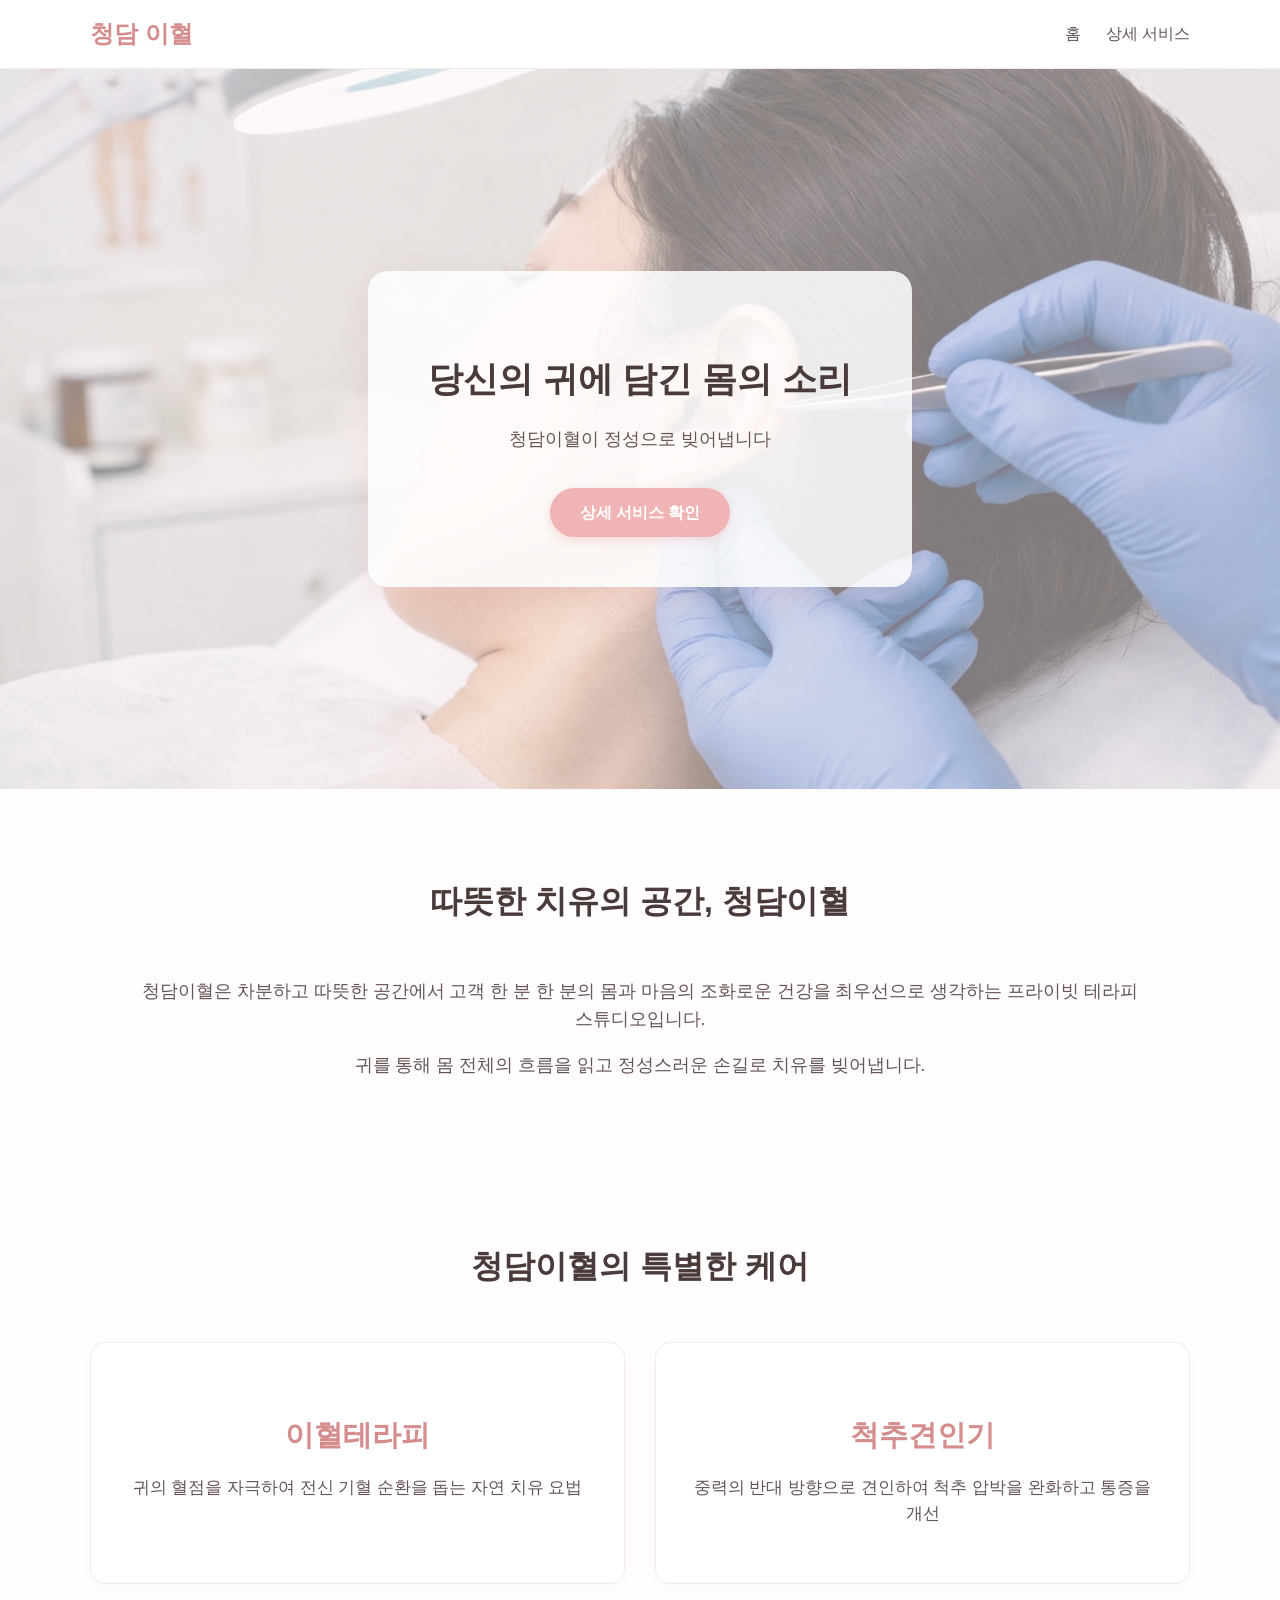
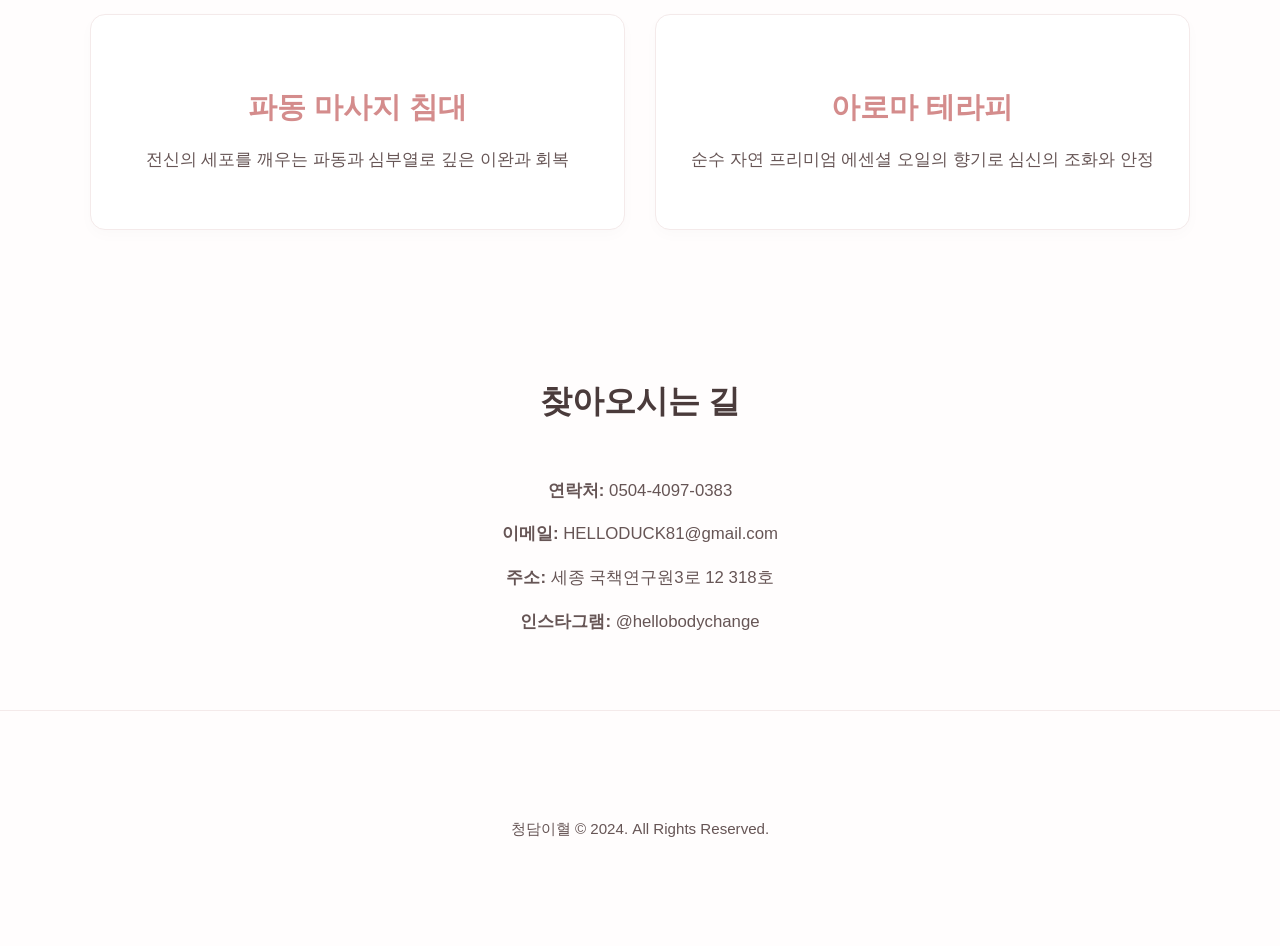
<file: index.html>
<!DOCTYPE html>
<html lang="ko">

<head>
    <meta charset="UTF-8">
    <meta name="viewport" content="width=device-width, initial-scale=1.0">
    <title>청담 이혈 - Home</title>
    <link rel="stylesheet" href="style.css">
</head>

<body>
    <header>
        <div class="container">
            <a href="#" class="logo">청담 이혈</a>
            <nav>
                <a href="index.html">홈</a>
                <a href="services.html">상세 서비스</a>
            </nav>
        </div>
    </header>

    <section id="hero" class="hero-index">
        <div class="hero-content">
            <h1>당신의 귀에 담긴 몸의 소리</h1>
            <p>청담이혈이 정성으로 빚어냅니다</p>
            <a href="services.html" class="cta-button">상세 서비스 확인</a>
        </div>
    </section>

    <section id="brand-story">
        <div class="container">
            <h2>따뜻한 치유의 공간, 청담이혈</h2>
            <p>청담이혈은 차분하고 따뜻한 공간에서 고객 한 분 한 분의 몸과 마음의 조화로운 건강을 최우선으로 생각하는 프라이빗 테라피 스튜디오입니다.</p>
            <p>귀를 통해 몸 전체의 흐름을 읽고 정성스러운 손길로 치유를 빚어냅니다.</p>
        </div>
    </section>

    <section id="services-overview">
        <div class="container">
            <h2>청담이혈의 특별한 케어</h2>
            <div class="overview-grid">
                <a href="services.html#eartherapy" class="overview-item">
                    <h3>이혈테라피</h3>
                    <p>귀의 혈점을 자극하여 전신 기혈 순환을 돕는 자연 치유 요법</p>
                </a>
                <a href="services.html#spinal" class="overview-item">
                    <h3>척추견인기</h3>
                    <p>중력의 반대 방향으로 견인하여 척추 압박을 완화하고 통증을 개선</p>
                </a>
                <a href="services.html#wave" class="overview-item">
                    <h3>파동 마사지 침대</h3>
                    <p>전신의 세포를 깨우는 파동과 심부열로 깊은 이완과 회복</p>
                </a>
                <a href="services.html#aroma" class="overview-item">
                    <h3>아로마 테라피</h3>
                    <p>순수 자연 프리미엄 에센셜 오일의 향기로 심신의 조화와 안정</p>
                </a>
            </div>
        </div>
    </section>

    <section id="info">
        <div class="container info-content">
            <h2>찾아오시는 길</h2>
            <div class="info-details">
                <p><strong>연락처:</strong> <a href="tel:0504-4097-0383">0504-4097-0383</a></p>
                <p><strong>이메일:</strong> <a href="mailto:HELLODUCK81@gmail.com">HELLODUCK81@gmail.com</a></p>
                <p><strong>주소:</strong> 세종 국책연구원3로 12 318호</p>
                <p><strong>인스타그램:</strong> <a href="https://www.instagram.com/hellobodychange"
                        target="_blank">@hellobodychange</a></p>
            </div>
        </div>
    </section>

    <footer>
        <div class="container">
            <p>청담이혈 © 2024. All Rights Reserved.</p>
        </div>
    </footer>
</body>

</html>
</file>
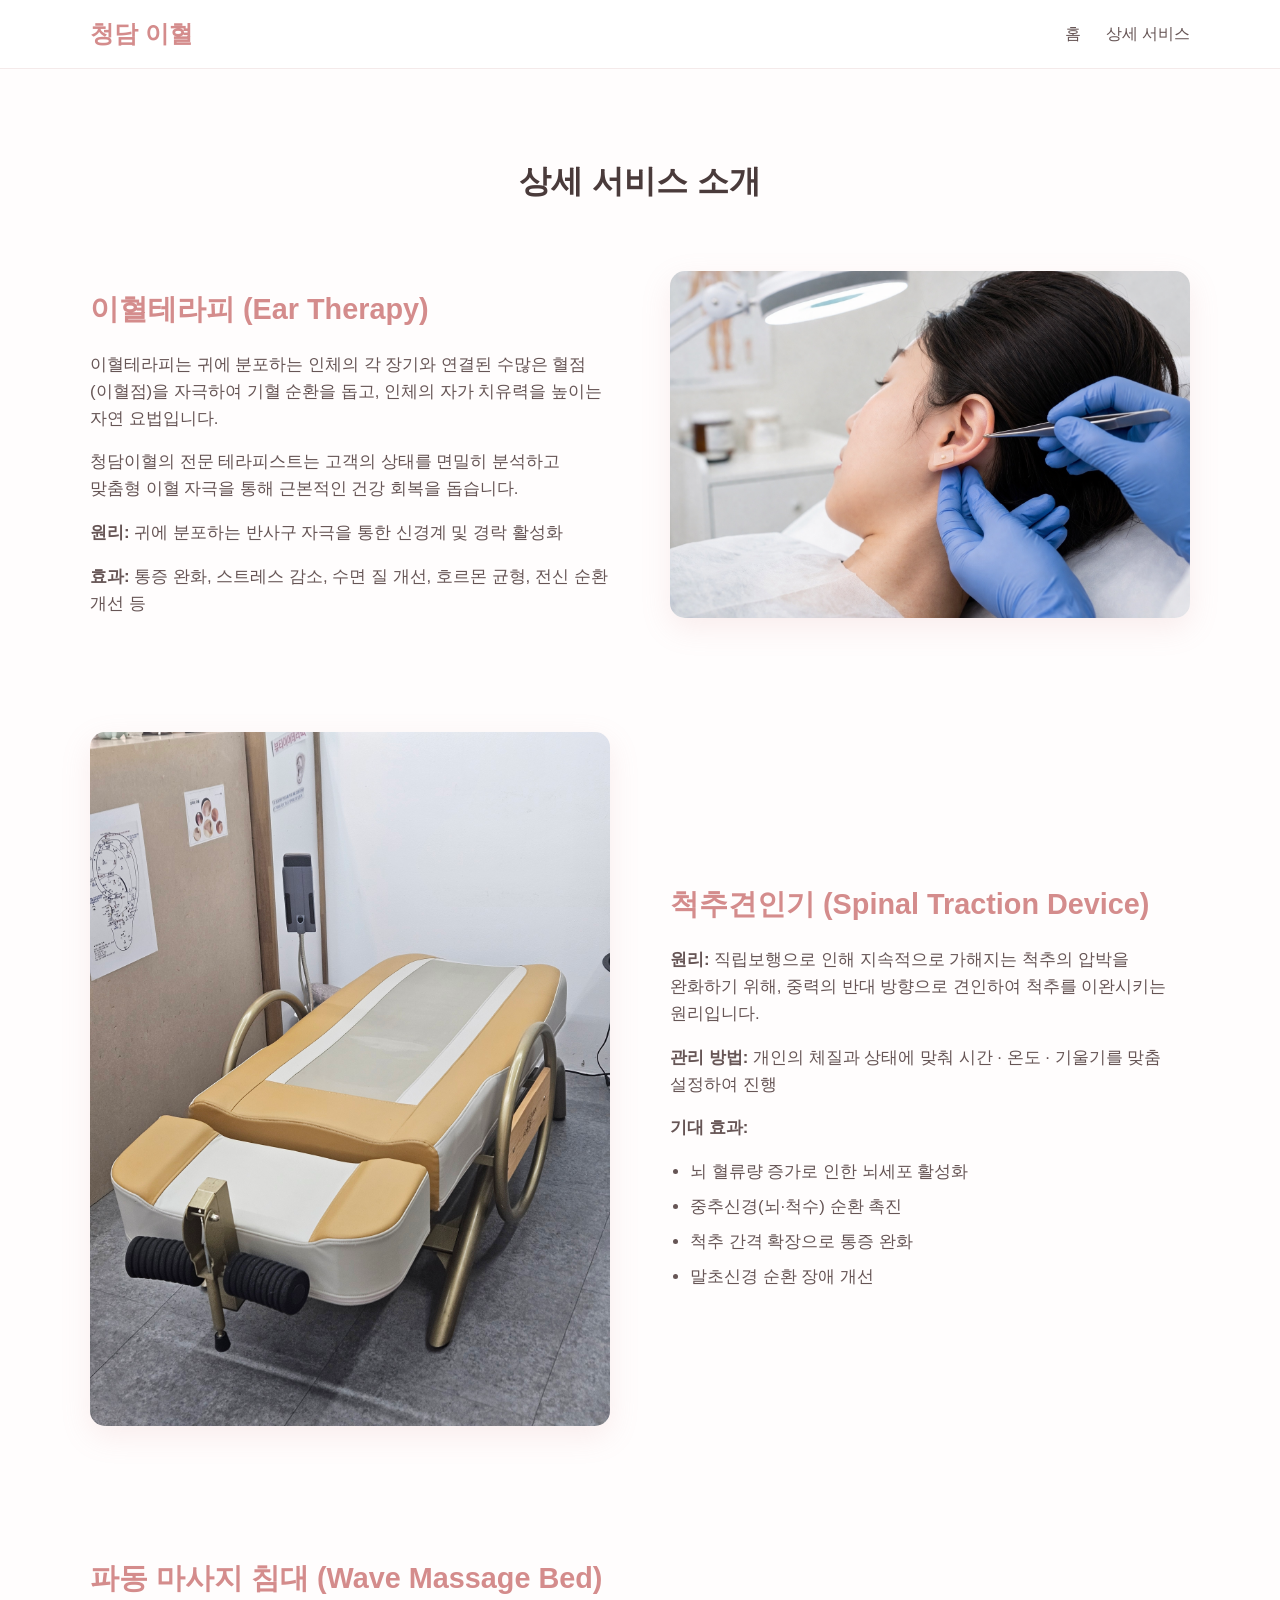
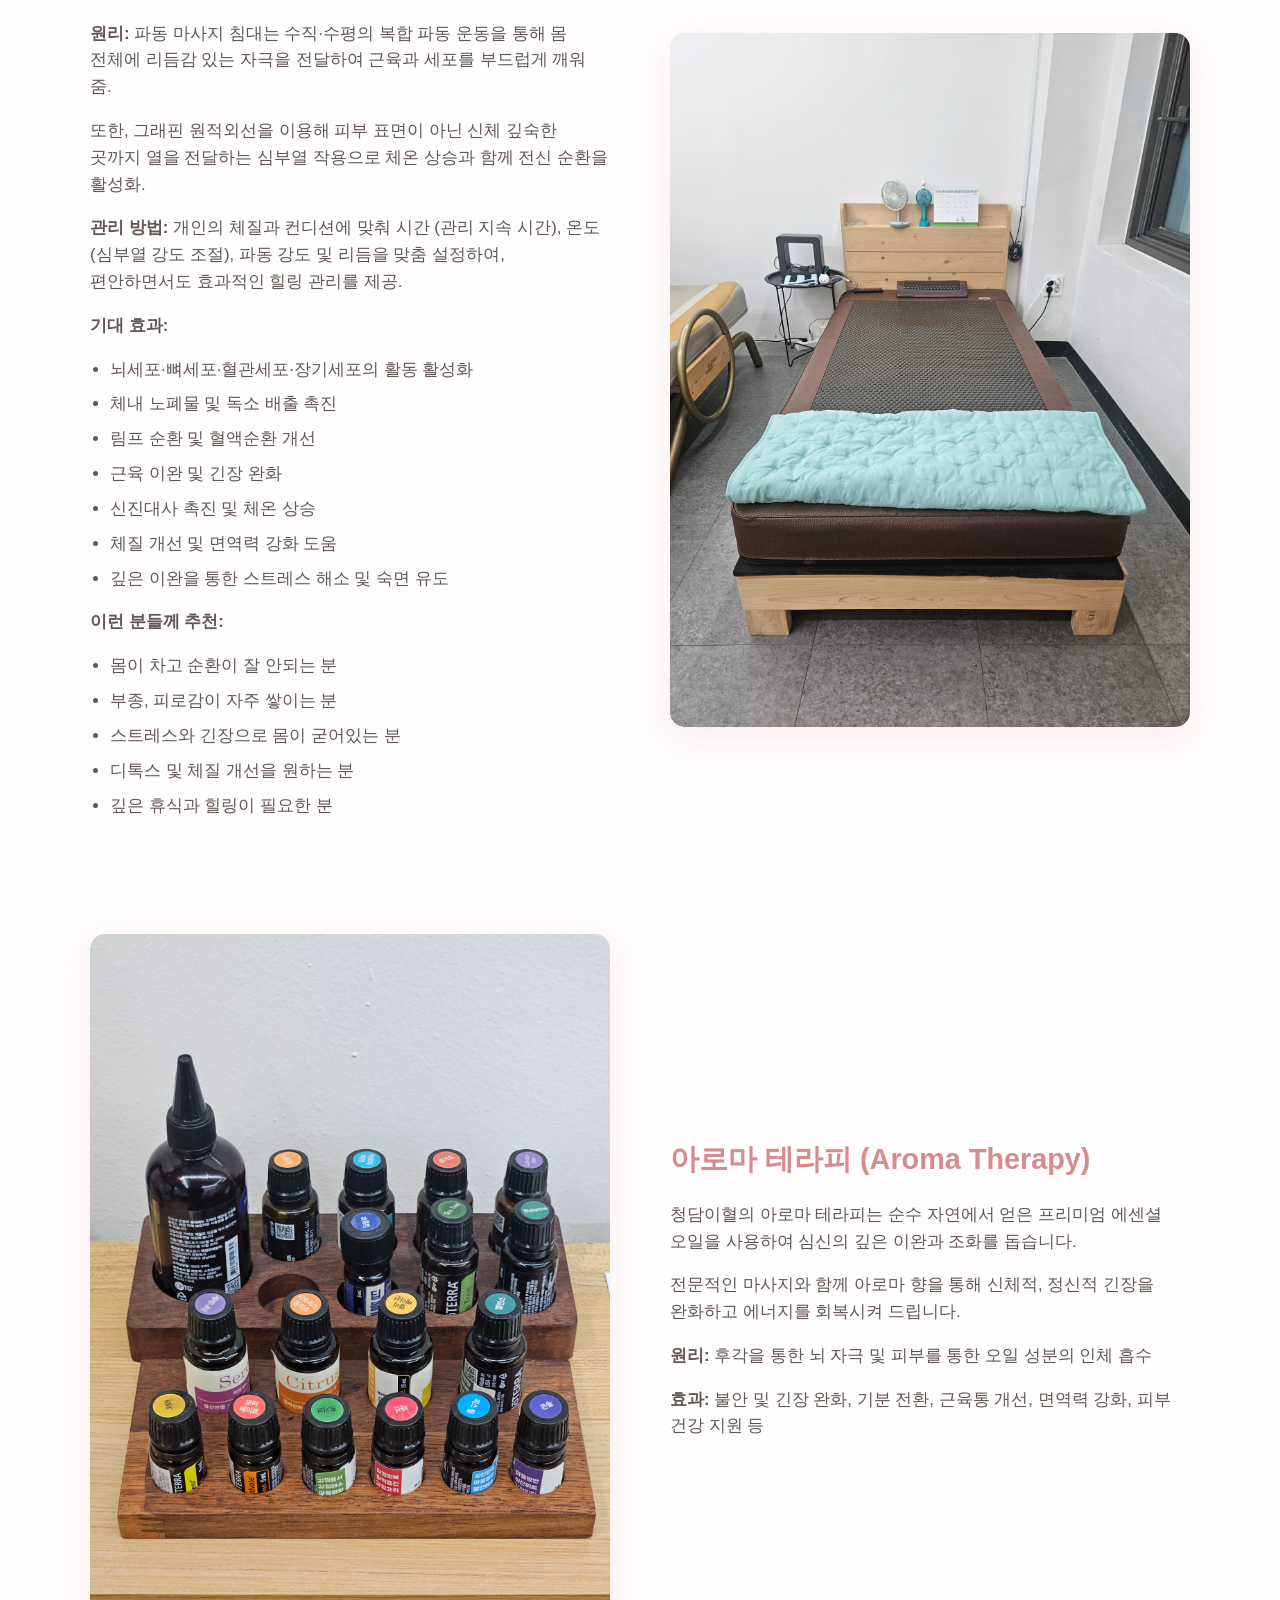
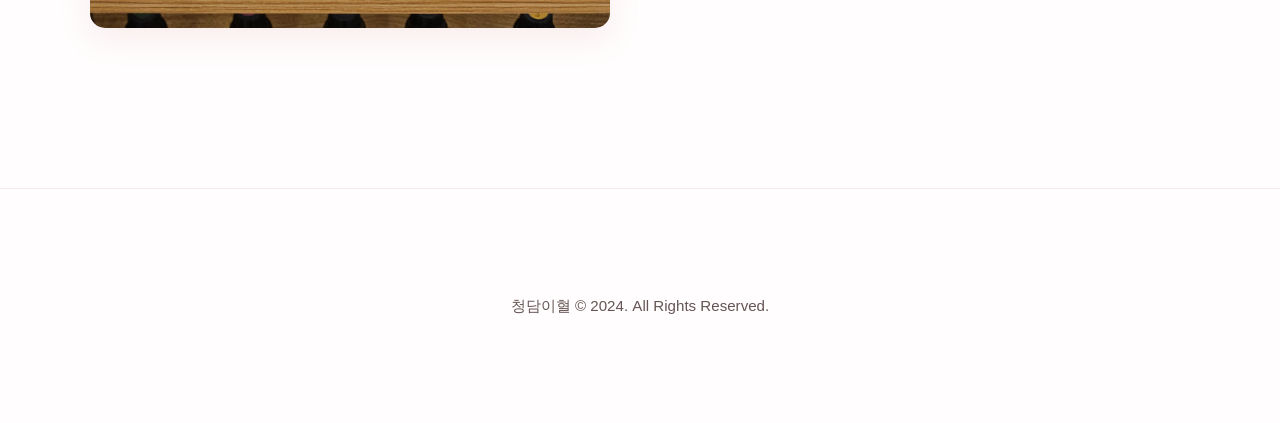
<file: services.html>
<!DOCTYPE html>
<html lang="ko">

<head>
    <meta charset="UTF-8">
    <meta name="viewport" content="width=device-width, initial-scale=1.0">
    <title>청담 이혈 - 상세 서비스</title>
    <link rel="stylesheet" href="style.css">
</head>

<body>
    <header>
        <div class="container">
            <a href="index.html" class="logo">청담 이혈</a>
            <nav>
                <a href="index.html">홈</a>
                <a href="services.html">상세 서비스</a>
            </nav>
        </div>
    </header>

    <section id="services-details">
        <div class="container">
            <h2>상세 서비스 소개</h2>

            <div id="eartherapy" class="service-section">
                <div class="service-content">
                    <h3>이혈테라피 (Ear Therapy)</h3>
                    <p>이혈테라피는 귀에 분포하는 인체의 각 장기와 연결된 수많은 혈점(이혈점)을 자극하여 기혈 순환을 돕고, 인체의 자가 치유력을 높이는 자연 요법입니다.</p>
                    <p>청담이혈의 전문 테라피스트는 고객의 상태를 면밀히 분석하고 맞춤형 이혈 자극을 통해 근본적인 건강 회복을 돕습니다.</p>
                    <p><strong>원리:</strong> 귀에 분포하는 반사구 자극을 통한 신경계 및 경락 활성화</p>
                    <p><strong>효과:</strong> 통증 완화, 스트레스 감소, 수면 질 개선, 호르몬 균형, 전신 순환 개선 등</p>
                </div>
                <div class="service-image"><img src="image_0.png" alt="이혈테라피"></div>
            </div>

            <div id="spinal" class="service-section service-reverse">
                <div class="service-content">
                    <h3>척추견인기 (Spinal Traction Device)</h3>
                    <p><strong>원리:</strong> 직립보행으로 인해 지속적으로 가해지는 척추의 압박을 완화하기 위해, 중력의 반대 방향으로 견인하여 척추를 이완시키는 원리입니다.</p>
                    <p><strong>관리 방법:</strong> 개인의 체질과 상태에 맞춰 시간 · 온도 · 기울기를 맞춤 설정하여 진행</p>
                    <p><strong>기대 효과:</strong></p>
                    <ul>
                        <li>뇌 혈류량 증가로 인한 뇌세포 활성화</li>
                        <li>중추신경(뇌·척수) 순환 촉진</li>
                        <li>척추 간격 확장으로 통증 완화</li>
                        <li>말초신경 순환 장애 개선</li>
                    </ul>
                </div>
                <div class="service-image"><img src="image_1.jpg" alt="척추견인기"></div>
            </div>

            <div id="wave" class="service-section">
                <div class="service-content">
                    <h3>파동 마사지 침대 (Wave Massage Bed)</h3>
                    <p><strong>원리:</strong> 파동 마사지 침대는 수직·수평의 복합 파동 운동을 통해 몸 전체에 리듬감 있는 자극을 전달하여 근육과 세포를 부드럽게 깨워 줌.</p>
                    <p>또한, 그래핀 원적외선을 이용해 피부 표면이 아닌 신체 깊숙한 곳까지 열을 전달하는 심부열 작용으로 체온 상승과 함께 전신 순환을 활성화.</p>
                    <p><strong>관리 방법:</strong> 개인의 체질과 컨디션에 맞춰 시간 (관리 지속 시간), 온도 (심부열 강도 조절), 파동 강도 및 리듬을 맞춤 설정하여,
                        편안하면서도 효과적인 힐링 관리를 제공.</p>
                    <p><strong>기대 효과:</strong></p>
                    <ul>
                        <li>뇌세포·뼈세포·혈관세포·장기세포의 활동 활성화</li>
                        <li>체내 노폐물 및 독소 배출 촉진</li>
                        <li>림프 순환 및 혈액순환 개선</li>
                        <li>근육 이완 및 긴장 완화</li>
                        <li>신진대사 촉진 및 체온 상승</li>
                        <li>체질 개선 및 면역력 강화 도움</li>
                        <li>깊은 이완을 통한 스트레스 해소 및 숙면 유도</li>
                    </ul>
                    <p><strong>이런 분들께 추천:</strong></p>
                    <ul>
                        <li>몸이 차고 순환이 잘 안되는 분</li>
                        <li>부종, 피로감이 자주 쌓이는 분</li>
                        <li>스트레스와 긴장으로 몸이 굳어있는 분</li>
                        <li>디톡스 및 체질 개선을 원하는 분</li>
                        <li>깊은 휴식과 힐링이 필요한 분</li>
                    </ul>
                </div>
                <div class="service-image"><img src="image_2.jpg" alt="파동 마사지 침대"></div>
            </div>

            <div id="aroma" class="service-section service-reverse">
                <div class="service-content">
                    <h3>아로마 테라피 (Aroma Therapy)</h3>
                    <p>청담이혈의 아로마 테라피는 순수 자연에서 얻은 프리미엄 에센셜 오일을 사용하여 심신의 깊은 이완과 조화를 돕습니다.</p>
                    <p>전문적인 마사지와 함께 아로마 향을 통해 신체적, 정신적 긴장을 완화하고 에너지를 회복시켜 드립니다.</p>
                    <p><strong>원리:</strong> 후각을 통한 뇌 자극 및 피부를 통한 오일 성분의 인체 흡수</p>
                    <p><strong>효과:</strong> 불안 및 긴장 완화, 기분 전환, 근육통 개선, 면역력 강화, 피부 건강 지원 등</p>
                </div>
                <div class="service-image"><img src="image_3.jpg" alt="아로마 테라피"></div>
            </div>

        </div>
    </section>

    <footer>
        <div class="container">
            <p>청담이혈 © 2024. All Rights Reserved.</p>
        </div>
    </footer>
</body>

</html>
</file>
<file: style.css>
/* =========================================
   청담 이혈: 따뜻한 베이비 핑크 테마 통합 CSS
========================================= */
/* 기본 스타일 및 텍스트 최적화 */
body {
    font-family: 'Pretendard', 'Malgun Gothic', 'Dotum', sans-serif;
    margin: 0;
    padding: 0;
    color: #4A3B3B;
    /* 차가운 검은색 대신 따뜻한 딥 브라운 */
    line-height: 1.6;
    word-break: keep-all;
    background-color: #FFFDFD;
    /* 아주 연한 웜톤 배경 */
}

.container {
    width: 90%;
    max-width: 1100px;
    margin: 0 auto;
    padding: 60px 0;
}

a {
    text-decoration: none;
    color: inherit;
    transition: all 0.3s ease;
}

/* 헤더 */
header {
    background-color: rgba(255, 255, 255, 0.95);
    border-bottom: 1px solid #F4EAEA;
    position: sticky;
    top: 0;
    z-index: 1000;
}

header .container {
    display: flex;
    justify-content: space-between;
    align-items: center;
    padding: 15px 0;
}

.logo {
    font-size: 1.5em;
    font-weight: bold;
    color: #D48C8C;
    /* 우아한 핑크 포인트 */
}

nav a {
    margin-left: 20px;
    font-weight: 500;
    color: #665555;
}

nav a:hover {
    color: #D48C8C;
}

/* =========================================
   1페이지: 홈 (index.html) 전용 스타일
========================================= */
/* 메인 히어로 섹션 */
.hero-index {
    background-image: url('image_0.png');
    /* 이혈테라피 사진을 메인 배경으로 사용 */
    background-size: cover;
    background-position: center;
    height: 80vh;
    display: flex;
    align-items: center;
    justify-content: center;
    text-align: center;
    position: relative;
}

/* 배경 이미지를 부드럽게 덮어주는 핑크빛 반투명 오버레이 */
.hero-index::before {
    content: '';
    position: absolute;
    top: 0;
    left: 0;
    right: 0;
    bottom: 0;
    background-color: rgba(255, 245, 245, 0.5);
    /* 따뜻한 무드 연출 */
}

/* 메인 텍스트 박스 */
.hero-content {
    position: relative;
    z-index: 1;
    background-color: rgba(255, 255, 255, 0.85);
    padding: 50px 60px;
    border-radius: 20px;
    box-shadow: 0 10px 30px rgba(212, 140, 140, 0.15);
    /* 핑크빛 은은한 그림자 */
}

.hero-content h1 {
    font-size: 2.2em;
    color: #4A3B3B;
    margin-bottom: 10px;
}

.hero-content p {
    font-size: 1.1em;
    color: #665555;
}

/* 베이비 핑크 버튼 */
.cta-button {
    display: inline-block;
    background-color: #F0B4B4;
    color: #fff;
    padding: 12px 30px;
    border-radius: 30px;
    font-weight: bold;
    margin-top: 20px;
    box-shadow: 0 4px 10px rgba(240, 180, 180, 0.4);
}

.cta-button:hover {
    background-color: #E29E9E;
    transform: translateY(-2px);
}

/* 중앙 정렬 섹션 (브랜드 스토리 등) */
#brand-story,
#services-overview,
#info {
    text-align: center;
}

#brand-story p {
    font-size: 1.1em;
    color: #665555;
}

/* 핵심 서비스 요약 그리드 */
.overview-grid {
    display: grid;
    grid-template-columns: repeat(2, 1fr);
    gap: 30px;
    margin-top: 40px;
}

.overview-item {
    background-color: #fff;
    border: 1px solid #F4EAEA;
    padding: 40px 20px;
    border-radius: 15px;
    box-shadow: 0 5px 15px rgba(0, 0, 0, 0.02);
    transition: transform 0.3s ease, border-color 0.3s ease;
}

.overview-item:hover {
    transform: translateY(-5px);
    border-color: #F0B4B4;
    /* 마우스 올렸을 때 테두리가 핑크로 변함 */
}

.overview-item h3 {
    color: #D48C8C;
    margin-bottom: 15px;
}

/* =========================================
   2페이지: 상세 서비스 (services.html) 전용 스타일
========================================= */
.service-section {
    display: flex;
    align-items: center;
    gap: 60px;
    margin-bottom: 100px;
}

.service-reverse {
    flex-direction: row-reverse;
}

.service-content {
    flex: 1;
    min-width: 0;
}

.service-image {
    flex: 1;
    min-width: 0;
}

.service-image img {
    width: 100%;
    height: auto;
    border-radius: 15px;
    box-shadow: 0 10px 30px rgba(212, 140, 140, 0.15);
    display: block;
}

h2 {
    font-size: 2em;
    color: #4A3B3B;
    text-align: center;
    margin-bottom: 50px;
}

h3 {
    font-size: 1.8em;
    color: #D48C8C;
    margin-bottom: 20px;
}

p,
ul {
    color: #665555;
    font-size: 1.05em;
    margin-bottom: 15px;
}

ul {
    padding-left: 20px;
}

li {
    margin-bottom: 8px;
}

/* 푸터 */
footer {
    border-top: 1px solid #F4EAEA;
    text-align: center;
    font-size: 0.9em;
    padding: 30px 0;
    color: #998888;
    background-color: #FFFDFD;
}

/* =========================================
   모바일 반응형 최적화
========================================= */
@media (max-width: 768px) {
    .hero-index {
        height: auto;
        padding: 100px 20px;
    }

    .hero-content {
        padding: 30px 20px;
    }

    .hero-content h1 {
        font-size: 1.8em;
    }

    .overview-grid {
        grid-template-columns: 1fr;
    }

    .service-section {
        flex-direction: column-reverse;
        gap: 30px;
        margin-bottom: 80px;
    }

    .service-reverse {
        flex-direction: column-reverse;
    }

    header .container {
        flex-direction: column;
        padding-bottom: 0;
    }

    nav {
        margin-top: 15px;
        margin-bottom: 15px;
    }

    nav a {
        margin: 10px 15px;
        display: inline-block;
    }
}
</file>
